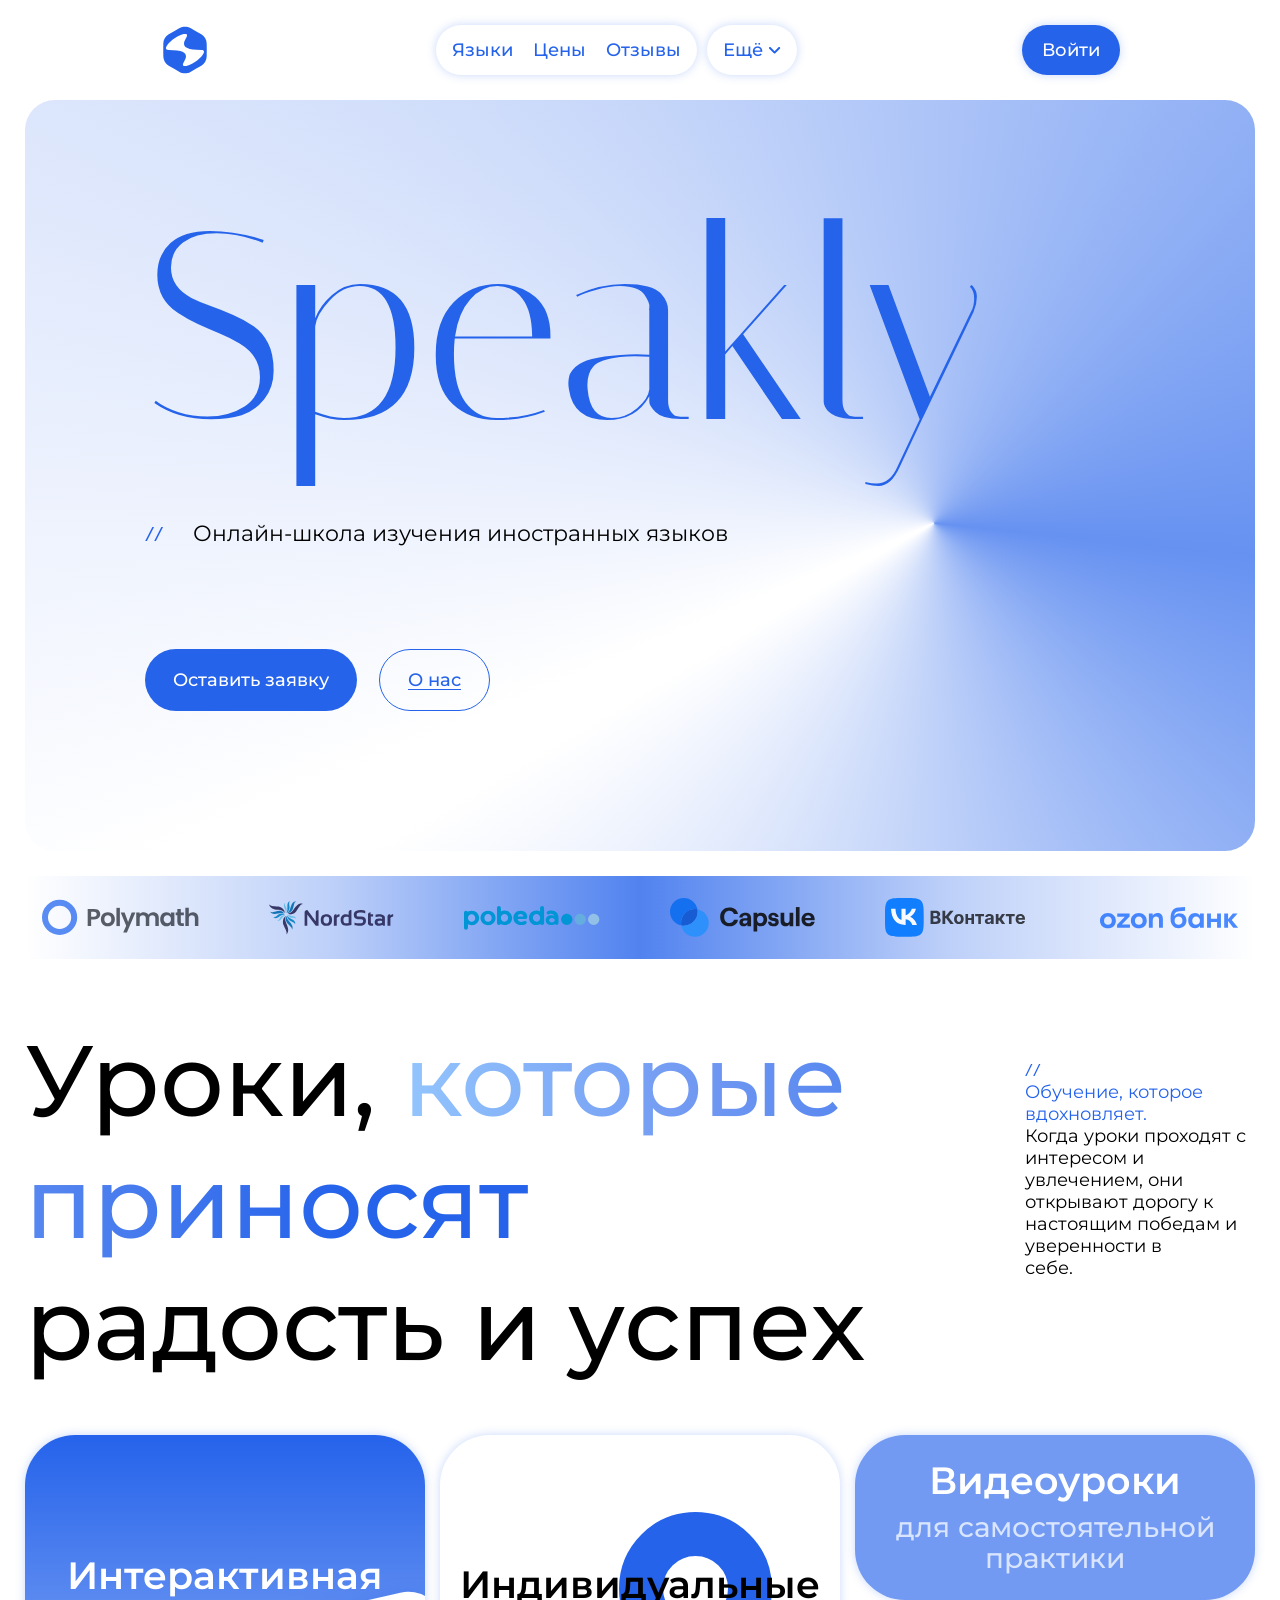
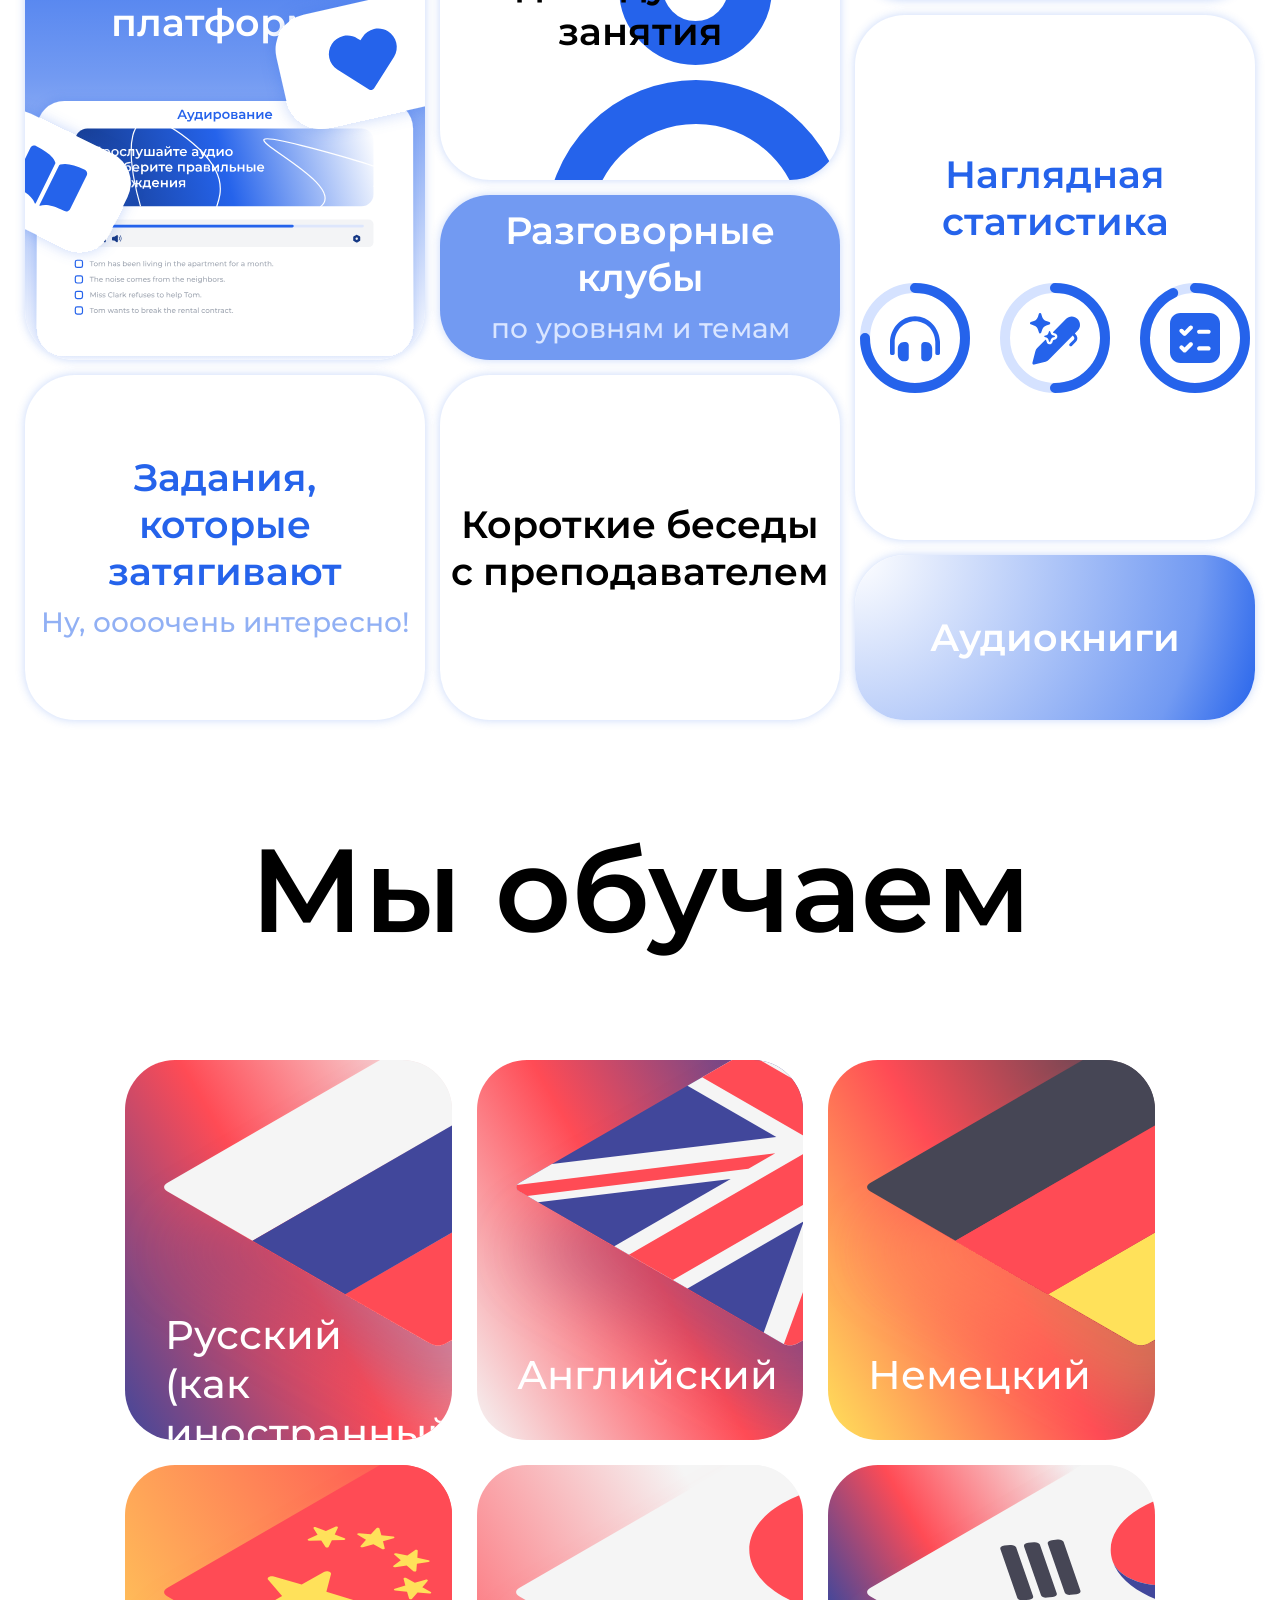
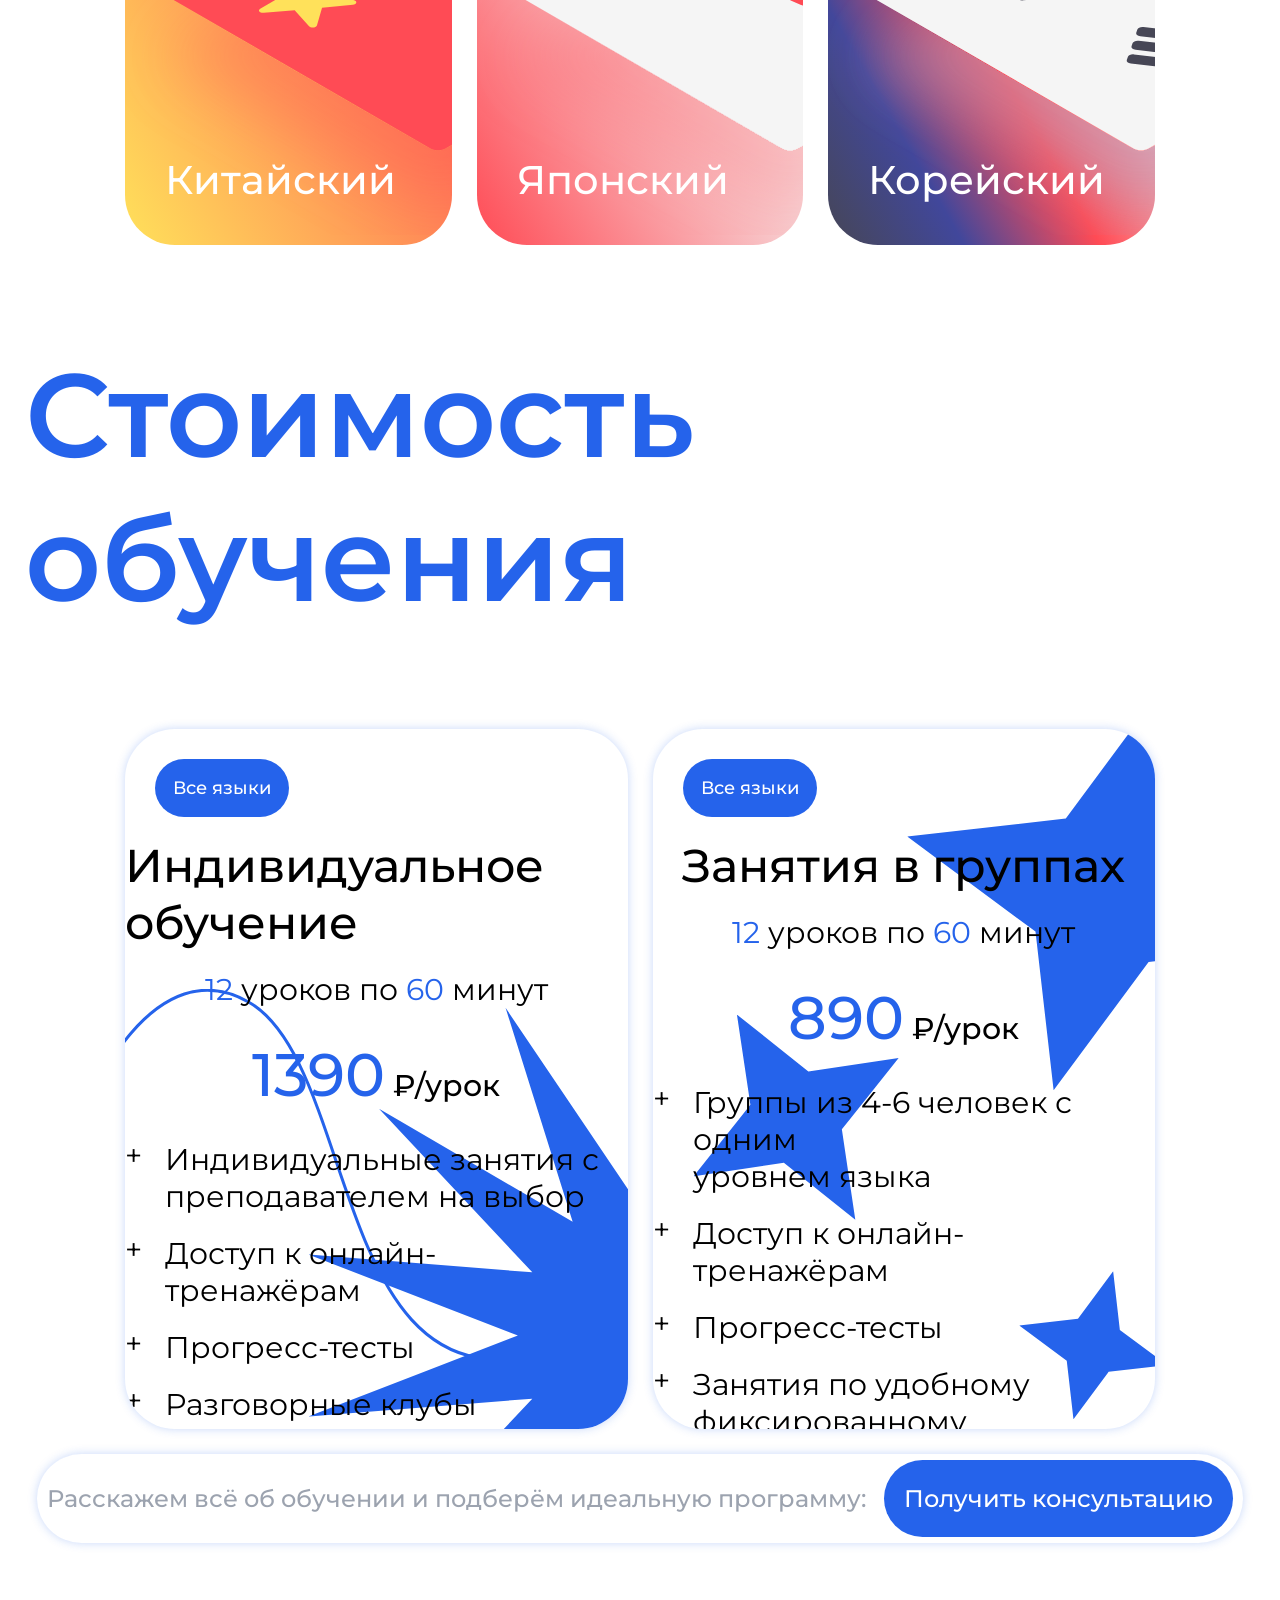
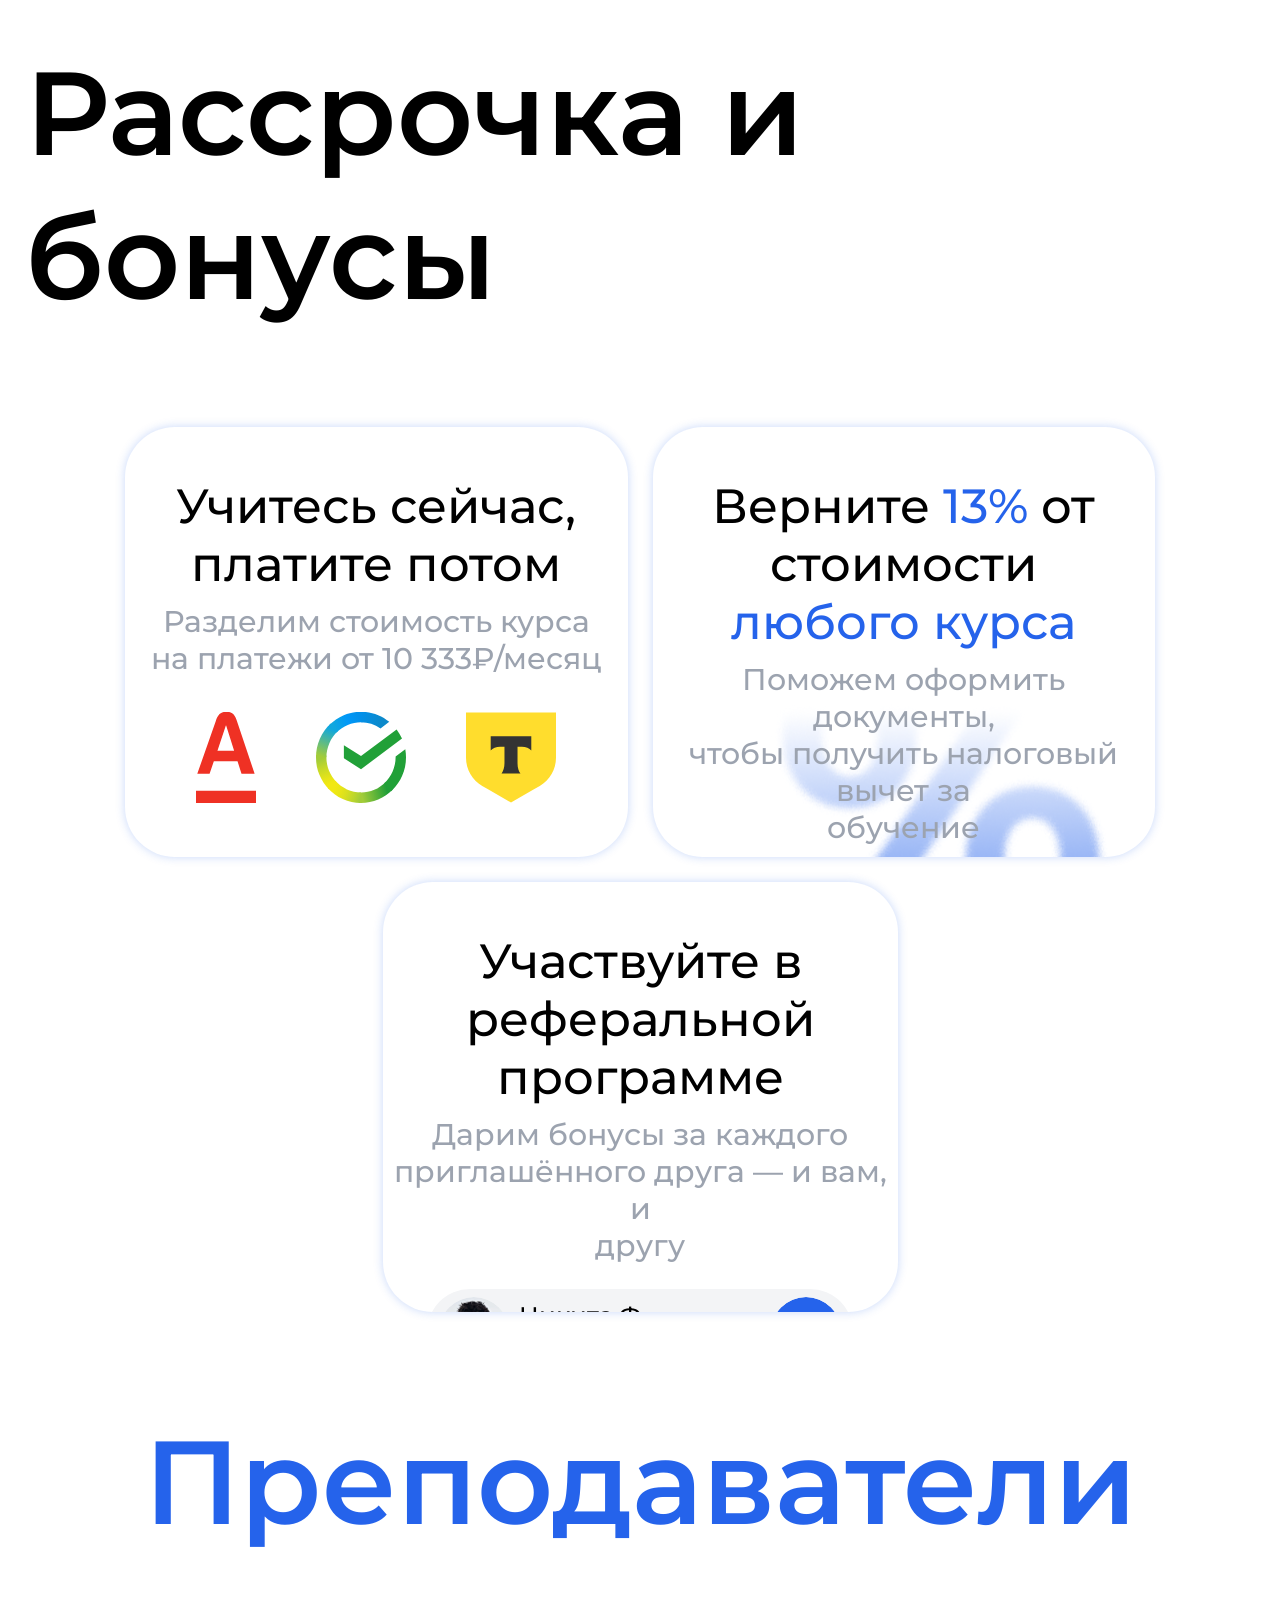
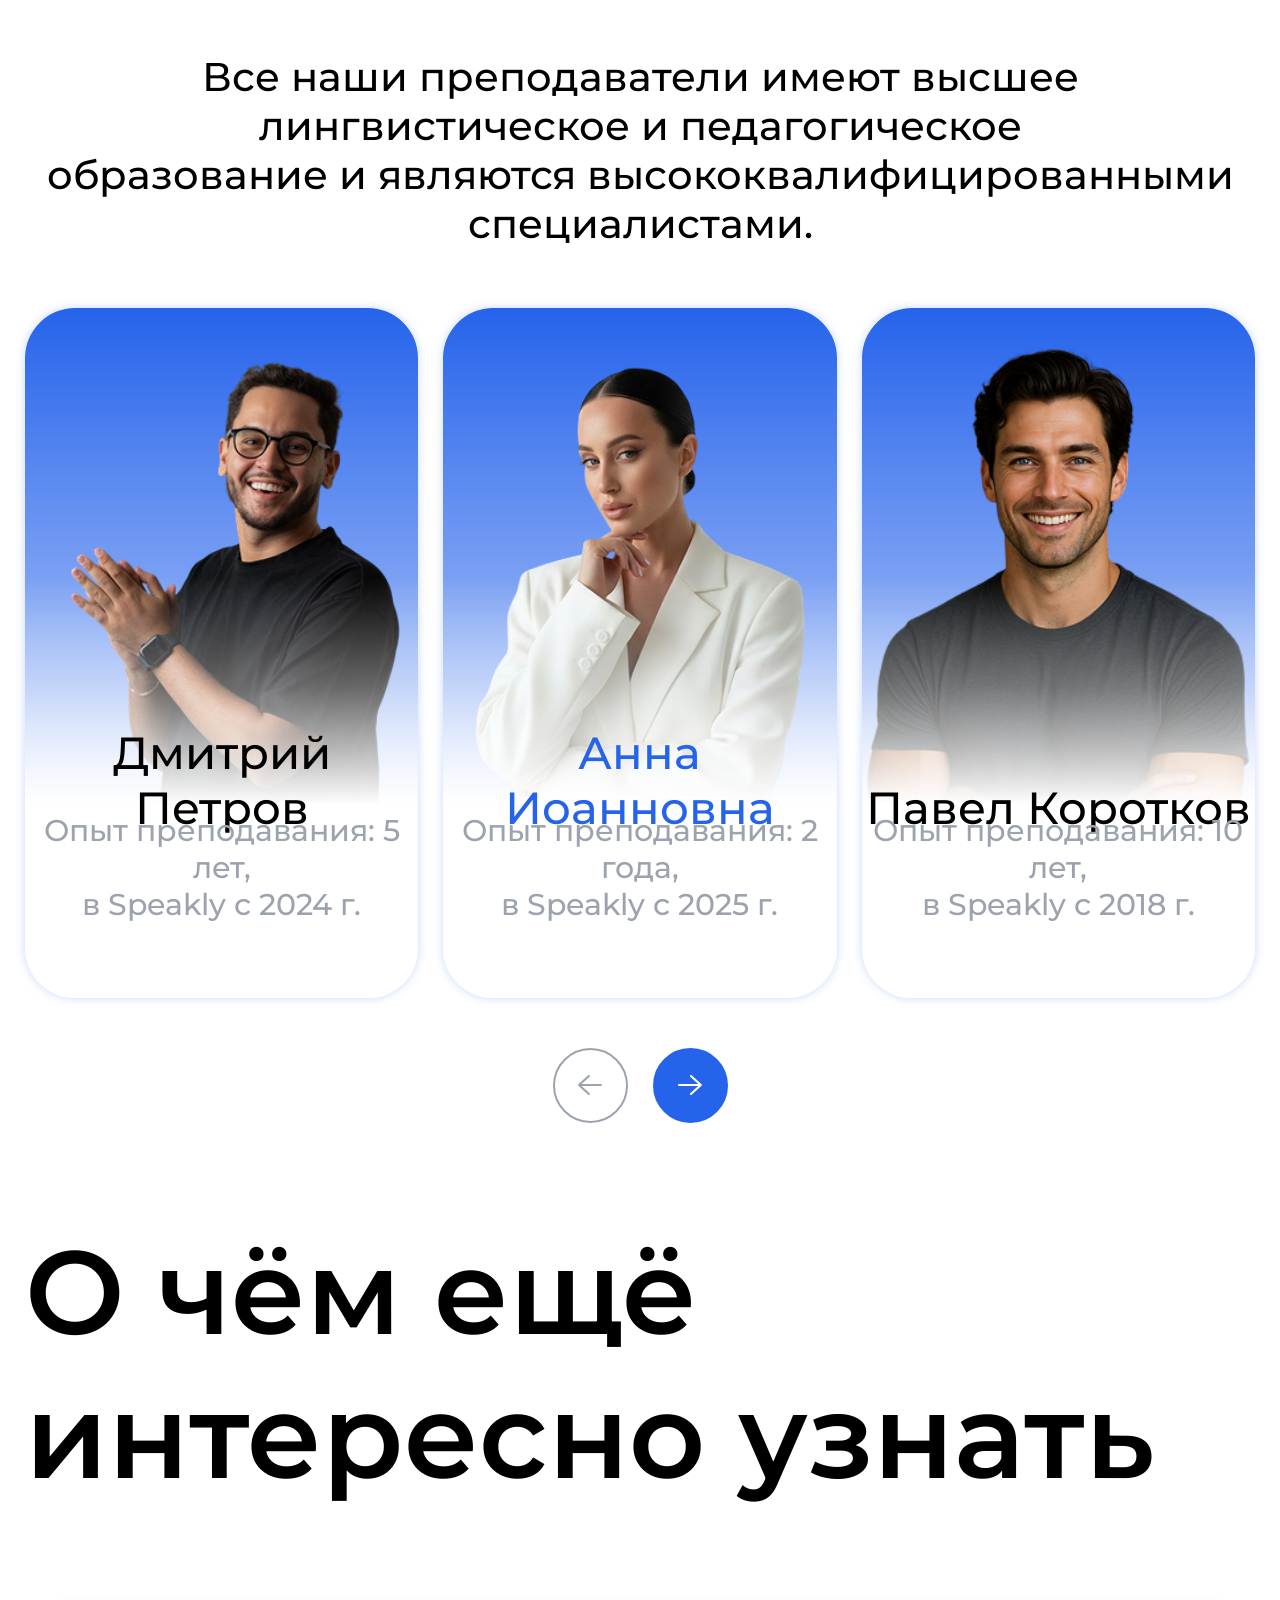
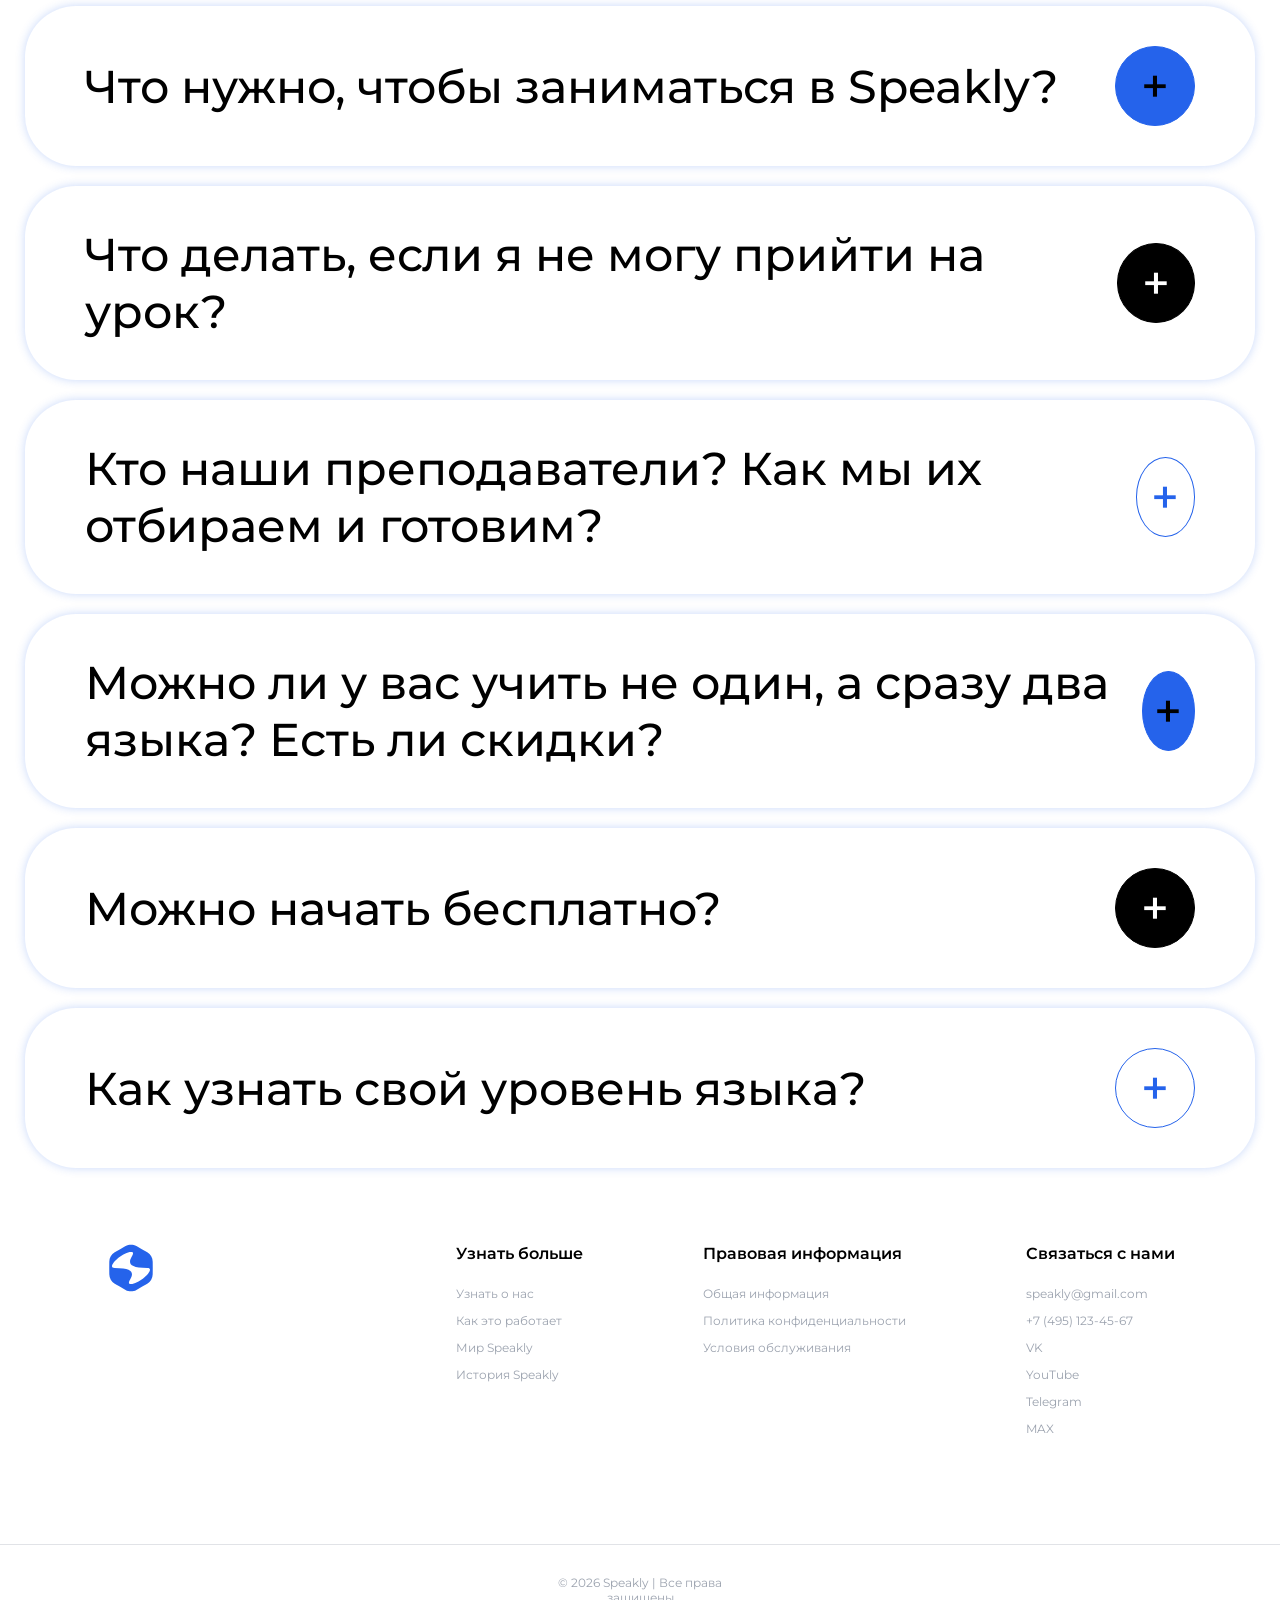
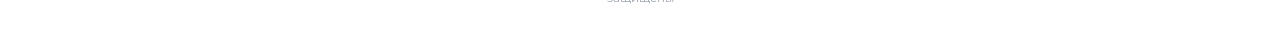
<file: index.html>
<!DOCTYPE html>
<html lang="ru">
<head>
    <meta charset="UTF-8">
    <meta name="viewport" content="width=device-width, initial-scale=1.0">
    <title>Speakly</title>

    <!-- Preconnect для шрифтов -->
    <link rel="preconnect" href="https://fonts.googleapis.com">
    <link rel="preconnect" href="https://fonts.gstatic.com" crossorigin>
    
    <!-- Шрифты -->
    <link href="https://fonts.googleapis.com/css2?family=Montserrat:ital,wght@0,100..900;1,100..900&display=swap" rel="stylesheet">
    <link href="https://fonts.googleapis.com/css2?family=Italiana&display=swap" rel="stylesheet">
    <link href="https://fonts.googleapis.com/css2?family=Play:wght@400;700&display=swap" rel="stylesheet">

    <!-- Стили -->
    <link rel="stylesheet" href="css/styles.css">
    <link rel="stylesheet" href="css/header.css">
    <link rel="stylesheet" href="css/main.css">
    <link rel="stylesheet" href="css/footer.css">

    <link rel="stylesheet" href="css/sections/hero.css">
    <link rel="stylesheet" href="css/sections/info.css">
    <link rel="stylesheet" href="css/sections/study.css">
    <link rel="stylesheet" href="css/sections/price.css">
    <link rel="stylesheet" href="css/sections/questions.css">
    <link rel="stylesheet" href="css/sections/bonus.css">
    <link rel="stylesheet" href="css/sections/teachers.css">

    <!-- Фавиконка -->
    <link rel="icon" type="image/svg+xml" href="images/favicon.svg">
</head>
<body>
    <header class="header">
        <div class="header-container">
            <a href="speakly.html" class="header-logo" title="На главную">
                <img src="images/logo.svg" alt="Speakly" class="header-logo-svg">
            </a>

            <nav class="header-navigation">
                <ul class="header-menu">
                    <li class="header-menu-item"><a href="#languages" class="header-link">Языки</a></li>
                    <li class="header-menu-item"><a href="#price" class="header-link">Цены</a></li>
                    <li class="header-menu-item"><a href="#feedback" class="header-link">Отзывы</a></li>
                </ul>

                <ul class="header-menu-more">
                    <li class="header-menu-item header-menu-item--dropdown">
                        <a href="#more" class="header-link dropdown-toggle">
                            Ещё
                            <img src="images/more.svg" alt="" class="dropdown-arrow">
                        </a>

                        <ul class="dropdown-menu"><!-- пункты выпадающего меню --></ul>
                    </li>
                </ul>
            </nav>

            <div class="header-auth">
                <a href="#login" class="header-login-link">Войти</a>
            </div>
        </div>
    </header>

    <main class="main">
        <section class="hero">
            <div class="hero-content">
                <h1 class="hero-title">Speakly</h1>

                <p class="hero-subtitle">
                    <span class="hero-span-text">//</span>
                    Онлайн-школа изучения иностранных языков
                </p>

                <div class="hero-buttons">
                    <button class="button button-request">Оставить заявку</button>
                    <a href="#about" class="button button-about">О нас</a>
                </div>
            </div>
            
            <div class="partners">
                <img src="images/partners/polymath.svg" alt="Polymath" loading="lazy">
                <img src="images/partners/nordstar.svg" alt="NordStar" loading="lazy">
                <img src="images/partners/pobeda.svg" alt="Pobeda" loading="lazy">
                <img src="images/partners/capsule.svg" alt="Capsule" loading="lazy">
                <img src="images/partners/vk.svg" alt="VK" loading="lazy">
                <img src="images/partners/ozon.svg" alt="Ozon Банк" loading="lazy">                    
            </div>
        </section>

        <section class="info">
            <div class="info-content">
                <p class="info-title">
                    Уроки,
                    <span class="info-title-span-text">которые приносят</span><br> 
                    радость и успех
                </p>

                <p class="info-subtitle">
                    <span class="info-subtitle-span-text-1">//</span><br>
                    <span class="info-subtitle-span-text-2">Обучение, которое вдохновляет.</span><br>
                    Когда уроки проходят с интересом и<br>
                    увлечением, они открывают дорогу к<br>
                    настоящим победам и уверенности в<br>
                    себе.
                </p>
            </div>

            <div class="info-grid">
                <div class="info-card info-card-1">
                    <p>
                        Интерактивная<br>
                        платформа
                    </p>
                    <img src="images/cards/listening.svg" alt="Аудирование" class="bg-img-1">
                    <img src="images/cards/book.svg" alt="Книга" class="overlay-img-1">
                    <img src="images/cards/like.svg" alt="Лайк" class="overlay-img-2">
                </div>

                <div class="info-card info-card-2">
                    <p>
                        Индивидуальные<br>
                        занятия
                    </p>
                    <img src="images/cards/people.svg" alt="Человек" class="bg-img-2">
                </div>

                <div class="info-card info-card-3">
                    <p>
                        Видеоуроки<br>
                        <span class="info-card-span-text-1">
                            для самостоятельной<br>
                            практики
                        </span>
                    </p>
                    
                </div>

                <div class="info-card info-card-4">
                    <p>
                        Разговорные клубы<br>
                        <span class="info-card-span-text-1">по уровням и темам</span>
                    </p>
                </div>

                <div class="info-card info-card-5">
                    <p>Наглядная статистика</p>
                    <div class="img-row">
                        <img src="images/cards/headphones.svg" alt="Наушники">
                        <img src="images/cards/pen.svg" alt="Ручка">
                        <img src="images/cards/tasks.svg" alt="Задания">
                    </div>
                    
                </div>

                <div class="info-card info-card-6">
                    <p>
                        Задания,<br>
                        которые затягивают<br>
                        <span class="info-card-span-text-2">Ну, оооочень интересно!</span>
                    </p>
                </div>

                <div class="info-card info-card-7">
                    <p>
                        Короткие беседы<br>
                        с преподавателем</p>
                </div>

                <div class="info-card info-card-8">
                    <p>Аудиокниги</p>
                </div>
            </div>
        </section>

        <section class="study">
            <h1 class="title">Мы обучаем</h1>
                <div class="study-grid">
                    <div class="study-card russian">
                        <img src="images/study/russian.svg" alt="Флаг России" class="flag">
                        <p class="text-ru">
                            Русский<br>
                            (как иностранный)
                        </p>
                    </div>

                    <div class="study-card great-britain">
                        <img src="images/study/great-britain.svg" alt="Флаг Великобритании" class="flag">
                        <p class="text-other">Английский</p>
                    </div>

                    <div class="study-card germany">
                        <img src="images/study/germany.svg" alt="Флаг Германии" class="flag">
                        <p class="text-other">Немецкий</p>
                    </div>

                    <div class="study-card china">
                        <img src="images/study/china.svg" alt="Флаг Китай" class="flag">
                        <p class="text-other">Китайский</p>
                    </div>

                    <div class="study-card japan">
                        <img src="images/study/japan.svg" alt="Флаг Японии" class="flag">
                        <p class="text-other">Японский</p>
                    </div>

                    <div class="study-card korean">
                        <img src="images/study/korean.svg" alt="Флаг Кореи" class="flag">
                        <p class="text-other">Корейский</p>
                    </div>
                </div>
        </section>

        <section class="price">
            <h1 class="title-blue">Стоимость обучения</h1>

            <div class="price-grid">
                <div class="price-card">
                    
                    <div class="badge">
                        <p>Все языки</p>
                    </div>

                    <div class="price-info">
                        <h2 class="service-name">Индивидуальное обучение</h2>

                        <p class="description-price">
                            <span class="blue-text">12</span>
                            уроков по 
                            <span class="blue-text">60</span>
                            минут
                        </p>

                        <p class="price-value">
                            <span class="blue-text-big">1390</span> ₽/урок
                        </p>
                    </div>

                    <ul class="description">
                        <li>Индивидуальные занятия с<br>преподавателем на выбор</li>
                        <li>Доступ к онлайн-тренажёрам</li>
                        <li>Прогресс-тесты</li>
                        <li>Разговорные клубы</li>
                        <li>Гибкий график</li>
                    </ul>

                    <img src="images/price/line.svg" alt="Линия" class="price-img price-img-1">
                    <img src="images/price/star-1.svg" alt="Звезда" class="price-img price-img-2">

                </div>

                <div class="price-card">
                    
                    <div class="badge">
                        <p>Все языки</p>
                    </div>

                    <div class="price-info">
                        <h2 class="service-name">Занятия в группах</h2>

                        <p class="description-price">
                            <span class="blue-text">12</span>
                            уроков по 
                            <span class="blue-text">60</span>
                            минут
                        </p>

                        <p class="price-value">
                            <span class="blue-text-big">890</span> ₽/урок
                        </p>
                    </div>

                    <ul class="description">
                        <li>Группы из 4-6 человек с одним<br>уровнем языка</li>
                        <li>Доступ к онлайн-тренажёрам</li>
                        <li>Прогресс-тесты</li>
                        <li>Занятия по удобному<br>фиксированному расписанию</li>
                    </ul>

                    <img src="images/price/star-2.svg" alt="Звезда" class="price-img price-img-3">
                    <img src="images/price/star-3.svg" alt="Звезда" class="price-img price-img-4">
                    <img src="images/price/star-4.svg" alt="Звезда" class="price-img price-img-5">

                </div>
            </div>

            <div class="consultation">
                <p class="consultation-link">Расскажем всё об обучении и подберём идеальную программу:</p>
                <button class="consultation-button">Получить консультацию</button>
            </div>
        </section>

        <section class="bonus">
            <h1 class="title">Рассрочка и бонусы</h1>

            <div class="bonus-grid">
                <div class="bonus-card">
                    <div class="bonus-info">
                        <h2 class="bonus-name">Учитесь сейчас,<br>платите потом</h2>

                        <p class="description-bonus">
                            Разделим стоимость курса<br>на платежи от 10 333₽/месяц
                        </p>

                        <div class="bonus-image-1">
                            <img src="images/bonus/Alpha.svg" alt="Альфа-Банк">
                            <img src="images/bonus/Sber.svg" alt="Сбер">
                            <img src="images/bonus/TBank.svg" alt="Т-Банк">
                        </div>
                    </div>
                </div>

                <div class="bonus-card">
                    <div class="bonus-info">
                        <h2 class="bonus-name">Верните <span class="blue-text">13%</span> от стоимости<br><span class="blue-text">любого курса</span></h2>

                        <p class="description-bonus">
                            Поможем оформить документы,<br>чтобы получить налоговый вычет за<br>обучение
                        </p>
                    </div>

                    <div class="bonus-image-2">
                        <img src="images/bonus/percent.svg" alt="Процент">
                    </div> 
                </div>

                <div class="bonus-card">
                    <div class="bonus-info">
                        <h2 class="bonus-name">Участвуйте в реферальной<br>программе</h2>

                        <p class="description-bonus">
                            Дарим бонусы за каждого<br>приглашённого друга — и вам, и<br>другу
                        </p>
                    </div>
                    
                    <div class="student-badge">
                        <img src="images/bonus/avatar.svg" alt="Аватар" class="avatar">

                        <div class="student">
                            <p class="name">Никита Ф.</p>
                            <p class="notification">Теперь учится в Speakly</p>
                        </div>

                        <img src="images/bonus/gift.svg" alt="Подарок" class="gift">
                    </div>
                </div>
        </section>

        <section class="teachers">
            <h1 class="title-blue">Преподаватели</h1>
            <h2 class="teacher-description">
                Все наши преподаватели имеют высшее лингвистическое и педагогическое<br>
                образование и являются высококвалифицированными специалистами.
            </h2>

            <div class="teachers-grid">
                <div class="teachers-card">
                    <div class="teachers-image">
                        <img src="images/teachers/teacher-1.png" alt="Преподаватель" class="teacher-1">
                    </div>

                    <div class="teachers-overlay"></div>

                    <h2 class="teachers-name">Дмитрий Петров</h2>

                    <p class="teachers-work">
                        Опыт преподавания: 5 лет,<br>
                        в Speakly с 2024 г.
                    </p>
                </div>

                <div class="teachers-card">
                    <div class="teachers-image">
                        <img src="images/teachers/teacher-2.png" alt="Преподаватель">
                    </div>

                    <div class="teachers-overlay"></div>

                    <h2 class="teachers-name"><span class="blue-text">Анна Иоанновна</span></h2>

                    <p class="teachers-work">
                        Опыт преподавания: 2 года,<br>
                        в Speakly с 2025 г.
                    </p>
                </div>

                <div class="teachers-card">
                    <div class="teachers-image">
                        <img src="images/teachers/teacher-3.png" alt="Преподаватель" class="teacher-3">
                    </div>

                    <div class="teachers-overlay"></div>

                    <h2 class="teachers-name">Павел Коротков</h2>

                    <p class="teachers-work">
                        Опыт преподавания: 10 лет,<br>
                        в Speakly с 2018 г.
                    </p>
                </div>
            </div>

            <div class="arrows-container">
                <div class="arrow-circle-left">
                    <img src="images/teachers/left.svg" alt="Влево">
                </div>
                <div class="arrow-circle-right">
                    <img src="images/teachers/right.svg" alt="Вправо">
                </div>
            </div>
        </section>

        <section class="questions">
            <h1 class="title">О чём ещё интересно узнать</h1>

            <div class="questions-container">
                <div class="questions-item">
                    <button class="questions-question">
                        <span>Что нужно, чтобы заниматься в Speakly?</span>
                        <span class="questions-icon questions-icon-blue">+</span>
                    </button>
                </div>

                <div class="questions-item">
                    <button class="questions-question">
                        <span>Что делать, если я не могу прийти на урок?</span>
                        <span class="questions-icon questions-icon-dark">+</span>
                    </button>
                </div>

                <div class="questions-item">
                    <button class="questions-question">
                        <span>Кто наши преподаватели? Как мы их отбираем и готовим?</span>
                        <span class="questions-icon questions-icon-transparent">+</span>
                    </button>
                </div>

                <div class="questions-item">
                    <button class="questions-question">
                        <span>Можно ли у вас учить не один, а сразу два языка? Есть ли скидки?</span>
                        <span class="questions-icon questions-icon-blue">+</span>
                    </button>
                </div>

                <div class="questions-item">
                    <button class="questions-question">
                        <span>Можно начать бесплатно?</span>
                        <span class="questions-icon questions-icon-dark">+</span>
                    </button>
                </div>

                <div class="questions-item">
                    <button class="questions-question">
                        <span>Как узнать свой уровень языка?</span>
                        <span class="questions-icon questions-icon-transparent">+</span>
                    </button>
                </div>
            </div>
        </section>
    </main>

    <footer class="footer">
        <div class="footer-container">
            <a href="speakly.html" class="footer-logo">
                <img src="images/logo.svg" alt="Speakly" class="footer-logo-svg">
            </a>

            <nav class="footer-links">
                <div class="footer-column">
                    <p class="footer-title">Узнать больше</p>
                    <ul class="footer-menu">
                        <li class="footer-menu-item">
                            <a href="#about">Узнать о нас</a>
                        </li>

                        <li class="footer-menu-item">
                            <a href="#how-it-works">Как это работает</a>
                        </li>

                        <li class="footer-menu-item">
                            <a href="#world">Мир Speakly</a>
                        </li>

                        <li class="footer-menu-item">
                            <a href="#history">История Speakly</a>
                        </li>
                    </ul>
                </div>

                <div class="footer-column">
                    <p class="footer-title">Правовая информация</p>
                    <ul class="footer-menu">
                        <li class="footer-menu-item">
                            <a href="#info">Общая информация</a>
                        </li>

                        <li class="footer-menu-item">
                            <a href="#privacy">Политика конфиденциальности</a>
                        </li>

                        <li class="footer-menu-item">
                            <a href="#terms">Условия обслуживания</a>
                        </li>
                    </ul>
                </div>

                <div class="footer-column">
                    <p class="footer-title">Связаться с нами</p>
                    <ul class="footer-menu">
                        <li class="footer-menu-item">
                            <a href="mailto:speakly@gmail.com">speakly@gmail.com</a>
                        </li>

                        <li class="footer-menu-item">
                            <a href="tel:+74951234567">+7 (495) 123-45-67</a>
                        </li>

                        <li class="footer-menu-item">
                            <a href="#vk" target="_blank" rel="noopener">VK</a>
                        </li>

                        <li class="footer-menu-item">
                            <a href="#yt" target="_blank" rel="noopener">YouTube</a>
                        </li>

                        <li class="footer-menu-item">
                            <a href="#tg" target="_blank" rel="noopener">Telegram</a>
                        </li>

                        <li class="footer-menu-item">
                            <a href="#max" target="_blank" rel="noopener">MAX</a>
                        </li>
                    </ul>
                </div>
            </nav>
        </div>

        <div class="footer-divider"></div>

        <div class="footer-bottom">
            <small class="copyright">© 2026 Speakly | Все права <br> защищены</small>
        </div>
    </footer>
</body>
</html>
</file>
<file: css/styles.css>
*,
*::before,
*::after {
    box-sizing: border-box;
}

body {
    font-family: 'Montserrat', sans-serif;
    margin: 0;
}

ul {
    list-style: none;
    padding-left: 0;
    margin: 0;
}

a {
    text-decoration: none;
    color: inherit;
}

img {
    max-width: 100%;
    display: block;
}

:root {
    --font-weight-regular: 400;
    --font-weight-medium: 500;
    --font-weight-semibold: 600;
    --font-weight-bold: 700;

    --text-white: #FFFFFF;
    --text-blue: #2563EB;
    --text-dark: #000000;
    --text-secondary-gray: #9CA3AF;
    --text-secondary-blue: #D9E5FF;

    --background-blue: #2563EB;
    --background-dark: #000000;
    --background-blue-light: #729AF2;
    --background-gray: #F3F4F6;
    --background-white: #FFFFFF;
    --background-secondary-gray: #9CA3AF;

    --shadow-blue: 0 0 10px rgba(37, 99, 235, 0.25);
}
</file>
<file: css/header.css>
.header {
    font-weight: var(--font-weight-medium);
    font-size: 18px;
    height: 50px;
    margin: 25px 0;
}

.header-container {
    display: flex; /* включает Flexbox для расположения дочерних элементов в строку */
    justify-content: space-between; /* распределяет пространство между элементами:
                                      первый элемент прижимается влево,
                                      последний - вправо,
                                      остальные равномерно располагаются между ними */
    align-items: center;   /* центрируем текст по вертикали */
    height: 100%;           /* занимает всю высоту родителя (header) */
}

.header-logo {
    margin-left: 160px;
}

.header-navigation {
    display: flex;
    justify-content: center;
    align-items: center;
    gap: 10px;
}

.header-menu,
.header-menu-more {
    display: flex;
    padding: 14px 16px;
    margin: 0;
    gap: 20px;
    border-radius: 25px;
    box-shadow: var(--shadow-blue);
}

.header-link {
    color: var(--text-blue);
}

.dropdown-toggle {
    display: flex;
    align-items: center;
    gap: 6px;
}

.header-auth {
    display: flex;
    align-items: center;
}

.header-login-link {
    display: flex;
    padding: 14px 20px;
    margin-right: 160px;
    border-radius: 25px;
    box-shadow: var(--shadow-blue);
    color: var(--text-white);
    background-color: var(--background-blue);
}
</file>
<file: css/main.css>
.main {
    width: 100%;
    padding: 0px 25px;
}

section {
    margin-bottom: 60px;
}

.title {
    display: flex;
    justify-content: center;
    align-items: center;

    font-size: 118px;
    font-weight: var(--font-weight-semibold);

    /* margin-bottom: 50px; */
}

.title-blue {
    display: flex;
    justify-content: center;
    align-items: center;

    font-size: 118px;
    color: var(--text-blue);
    font-weight: var(--font-weight-semibold);

    /* margin-bottom: 50px; */
}
</file>
<file: css/footer.css>
.footer-container {
    display: flex;
    justify-content: center;
    gap: 300px;
    max-width: 1300px;
    margin: 0 auto;
}

.footer-logo {
    margin-top: 15px;
}

.footer-links {
    display: flex;
    gap: 120px;
}

.footer-title {
    margin-bottom: 20px;
    font-size: 16px;
    font-weight: var(--font-weight-semibold);
}

.footer-menu {
    display: flex;
    flex-direction: column;
    gap: 8px;
    padding-left: 0;
    margin: 0;
}

.footer-menu a {
    font-size: 12px;
    font-weight: var(--font-weight-regular);
    color: var(--text-secondary-gray);
}

.footer-divider {
    height: 1px;
    background-color: var(--text-secondary-gray);
    max-width: 1300px;
    opacity: 0.3;
    margin: 107px auto 30px auto;
}

.footer-bottom {
    display: flex;
    justify-content: center;
    text-align: center;
    padding-bottom: 30px;
}

.copyright {
    font-size: 12px;
    font-weight: var(--font-weight-regular);
    color: var(--text-secondary-gray);
}
</file>
<file: css/sections/hero.css>
.hero-content {
    background: conic-gradient(
        from 208.7deg at 73.9% 56.34%,
        rgba(37, 99, 235, 0.7) -112.82deg,
        rgba(255, 255, 255, 0.7) 31.22deg,
        #ffffff 38.07deg,
        rgba(37, 99, 235, 0.7) 247.18deg,
        rgba(255, 255, 255, 0.7) 391.22deg
  );
    border-radius: 30px;
    padding: 70px 0 0 120px;
}

.hero-title {
    font-family: 'Italiana', sans-serif;
    font-weight: var(--font-weight-regular);
    font-size: 268px;
    color: var(--text-blue);
    margin: 0;
}

.hero-subtitle {
    padding-top: 12px;
    font-weight: var(--font-weight-regular);
    font-size: 22px;
}

.hero-span-text {
    font-family: 'Play', sans-serif;
    margin-right: 24px;
    font-weight: var(--font-weight-regular);
    font-size: 22px;
    color: var(--text-blue);
}

.hero-buttons {
    display: flex;
    padding: 80px 0 140px;
    gap: 22px;
}

.button {
    font-family: 'Montserrat', sans-serif;
    font-weight: var(--font-weight-medium);
    font-size: 18px;
    padding: 19px 28px;
    border-radius: 33px;
}

.button-request {
    background: var(--background-blue);
    color: var(--text-white);
    border: none;
    cursor: pointer;
}

.button-about {
    background: transparent;
    color: var(--text-blue);
    border: 1px solid;
    text-decoration: underline;
    text-underline-offset: 3px;
}

.partners {
    display: flex;
    /* justify-content: space-evenly; */
    justify-content: center;
    align-items: center;
    gap: 70px;
    
    margin-top: 25px;
    padding: 22px;

    background: linear-gradient(
    90deg,
    rgba(37,99,235,0) 0%,
    rgba(37,99,235,0.3) 25%,
    rgba(37,99,235,0.8) 50%,
    rgba(37,99,235,0.3) 75%,
    rgba(37,99,235,0) 100%
    );  
}
</file>
<file: css/sections/info.css>
.info-content {
    display: flex;
    justify-content: space-between;
    align-items: flex-start;
    gap: 122px;
    margin-bottom: 50px;
}

.info-title {
    font-size: 100px;
    font-weight: var(--font-weight-medium);
    margin: 0;
}

.info-title-span-text {
    background: linear-gradient(
        90deg, 
        #93C5FD 0%,
        #729AF2 30%,
        #2563EB 80%
        );
    -webkit-background-clip: text;
    -webkit-text-fill-color: transparent;
    background-clip: text;
    color: transparent;
}

.info-subtitle {
    font-size: 18px;
    font-weight: var(--font-weight-regular);
    margin-top: 40px;
}

.info-subtitle-span-text-1 {
    font-family: 'Play', sans-serif;
    color: var(--text-blue);
}

.info-subtitle-span-text-2 {
    color: var(--text-blue);
}

.info-grid {
    display: grid;
    grid-template-columns: repeat(3, 1fr);
    grid-auto-rows: 165px;
    gap: 15px;
}

.info-card {
    border-radius: 50px;
    box-shadow: var(--shadow-blue);

    display: flex;
    flex-direction: column;
    justify-content: center;
    align-items: center;
    text-align: center;

    font-size: 38px;
    font-weight: var(--font-weight-semibold);
}

.info-card-1 {
    grid-column: 1;
    grid-row: span 3;
    overflow: hidden;
    position: relative;

    background: linear-gradient(
        180deg,
        #2563EB 0%,
        #729AF2 46%,
        #FFFFFF 100%
    );
    color: var(--text-white);
}

.info-card-1 p {
    margin-top: 120px;
}

.bg-img-1 {
    width: 550px;
    height: auto;
    object-fit: cover;
    position: relative;
    top: 1%;
}

.overlay-img-1 {
    position: absolute;
    width: 230px;
    height: auto;
    top: 66%; /* регулируем расположение */
    left: 6%; /* регулируем расположение */
    transform: translate(-50%, -50%);
}

.overlay-img-2 {
    position: absolute;
    width: 210px;
    height: auto;
    top: 43%; /* регулируем расположение */
    left: 85%;/* регулируем расположение */
    transform: translate(-50%, -50%);
}

.info-card-2 {
    grid-column: 2;
    grid-row: span 2;
    overflow: hidden;
    position: relative;

    color: var(--text-dark);
}

.bg-img-2 {
    position: absolute;
    width: 75%;
    height: auto;
    top: 90%;
    left: 64%;
    transform: translate(-50%, -50%);
    z-index: 1;
}

.info-card-2 p {
    position: relative;
    z-index: 2;
}

.info-card-3 {
    grid-column: 3;
    grid-row: span 1;

    background: var(--background-blue-light);
    color: var(--text-white);
}

.info-card-4 {
    grid-column: 2;
    grid-row: span 1;

    background: var(--background-blue-light);
    color: var(--text-white);
}

.info-card-5 {
    grid-column: 3;
    grid-row: 2 / 5;

    color: var(--text-blue);
}

.img-row {
    display: flex;
    justify-content: center;
    align-items: center;
    flex-direction: row;
    gap: 30px;
    padding-bottom: 50px;
}

.img-row img {
    width: 110px;
    height: auto;
}

.info-card-6 {
    grid-column: 1;
    grid-row: span 2;

    color: var(--text-blue);
}

.info-card-7 {
    grid-column: 2;
    grid-row: span 2;

    color: var(--text-dark);
}

.info-card-8 {
    grid-column: 3;
    grid-row: span 1;

    background: radial-gradient(
        circle at top left,
        #ffffff 0%,
        #B9CDF9 40%,
        #729AF2 80%,
        #2563EB 100%
    );
    color: var(--text-white);
}

.info-card-span-text-1 {
    font-size: 28px;
    padding-top: 8px;
    line-height: 1.1;
    display: inline-block;

    font-weight: var(--font-weight-medium);
    color: var(--text-secondary-blue);
}

.info-card-span-text-2 {
    font-size: 28px;
    font-weight: var(--font-weight-medium);
    color: var(--text-blue);
    opacity: 0.5;
}
</file>
<file: css/sections/study.css>
.study-grid {
    padding: 0 100px;

    display: grid;
    grid-template-columns: repeat(3, 1fr);
    grid-auto-rows: 380px;
    gap: 25px;
}

.study-card {
    border-radius: 50px;

    display: flex;
    align-items: flex-start;
    
    font-size: 40px;
    color: var(--text-white);
    font-weight: var(--font-weight-medium);

    overflow: hidden;
    position: relative;
}

.text-ru, .text-other {
    /* position: absolute; */
    color: var(--text-white);
    font-weight: var(--font-weight-medium);
        
    z-index: 2;
}

.text-ru {
    margin-top: 250px;
    margin-left: 40px;
}

.text-other {
    margin-top: 290px;
    margin-left: 40px;
}

.flag {
    position: absolute;
    top: 12%;
    left: 22%;
    z-index: 1;

    transform: scale(1.6);
}

.russian {
    background: linear-gradient(
        240.15deg,
        #F5F5F5 0%,
        #FF4B55 50%,
        #41479B 100%
    );
}

.great-britain {
    background: linear-gradient(
        240.15deg, 
        #41479B 0%, 
        #FF4B55 50%, 
        #F5F5F5 100%
    );
}

.germany {
    background: linear-gradient(
        240.15deg, 
        #464655 0%, 
        #FF4B55 50%, 
        #FFE15A 100%
    );
}

.china {
    background: linear-gradient(
        240.15deg, 
        #FF4B55 0%, 
        #FFE15A 100%
    );
}

.japan {
    background: linear-gradient(
        240.15deg, 
        #F5F5F5 22.6%, 
        #FF4B55 100%
    );
}

.korean {
    background: linear-gradient(
        240.15deg, 
        #F5F5F5 15%, 
        #FF4B55 50%, 
        #41479B 75%, 
        #464655 100%
    );
}
</file>
<file: css/sections/price.css>
.price-grid {
    padding: 0 100px;

    display: grid;
    grid-template-columns: repeat(2, 1fr);
    grid-auto-rows: 700px;
    gap: 25px;
}

.price-card {
    position: relative;
    overflow: hidden;

    display: flex;
    flex-direction: column;
    justify-content: flex-start;
    align-items: center;

    border-radius: 50px;
    box-shadow: var(--shadow-blue);
}

.badge {
    position: absolute;
    top: 30px;
    left: 30px;

    font-size: 18px;
    font-weight: var(--font-weight-medium);

    color: var(--text-white);
    background-color: var(--background-blue);
    border-radius: 50px;

    padding: 0px 18px;
}

.price-info {
    display: flex;
    flex-direction: column;
    justify-content: center;
    align-items: center;

    margin-top: 70px;
    position: relative;
    z-index: 2;
}

.service-name {
    font-size: 46px;
    font-weight: var(--font-weight-medium);
    margin-bottom: 20px;
}

.description-price {
    font-size: 30px;
    font-weight: var(--font-weight-regular);
    margin: 0;
}

.blue-text {
    color: var(--text-blue);
}

.price-value {
    font-size: 30px;
    font-weight: var(--font-weight-medium);
}

.blue-text-big {
    font-size: 60px;
    color: var(--text-blue);
}

.description {
    font-size: 30px;
    font-weight: var(--font-weight-regular);
    list-style: none;
    padding-left: 0;
}

.description li {
    position: relative;
    padding-left: 40px;  /* отступ для плюса */
    margin-bottom: 20px; /* расстояние между пунктами */

    position: relative;
    z-index: 2;
}

.description li::before {
    content: "+";
    position: absolute;
    left: 0;
    color: var(--text-dark);
    font-size: 30px;
    font-weight: var(--font-weight-regular);
    line-height: 1;
}

.description li:last-child {
    margin-bottom: 0;
}

.price-img {
    position: absolute;
    z-index: 1;
}

.price-img-1 {
    top: 46%;
    left: 14%;
    transform: scale(1.5);
}

.price-img-2 {
    top: 52%;
    left: 60%;
    transform: scale(1.5);
}

.price-img-3 {
    top: 4%;
    left: 64%;
    transform: scale(1.5);
}

.price-img-4 {
    top: 45%;
    left: 14%;
    transform: scale(1.4);
}

.price-img-5 {
    top: 81%;
    left: 78%;
    transform: scale(1.5);
}

.consultation {
    font-size: 24px;
    font-weight: var(--font-weight-medium);

    margin: 25px auto 0;

    display: flex;
    width: fit-content;
    
    border-radius: 999px;
    padding: 6px 10px;
    gap: 18px;

    background-color: var(--background-white);
    box-shadow: var(--shadow-blue);
}

.consultation-link {
    color: var(--text-secondary-gray);
}

.consultation-button {
    font-size: 24px;
    font-family: 'Montserrat', sans-serif;
    font-weight: var(--font-weight-medium);

    color: var(--text-white);
    background-color: var(--background-blue);

    border-radius: 999px;
    padding: 0 20px;

    border: none;
    cursor: pointer;
}
</file>
<file: css/sections/questions.css>
.questions-container {
    display: flex;
    flex-direction: column;
    gap: 20px;
}

.questions-item {
    background: #FFFFFF;
    border-radius: 51px;
    box-shadow: var(--shadow-blue);
}

.questions-question {
    width: 100%;
    padding: 40px 60px;
    display: flex;
    justify-content: space-between;
    align-items: center;

    background: none;
    border: none;
    cursor: pointer;

    font-family: 'Montserrat', sans-serif;
    font-size: 46px;
    font-weight: var(--font-weight-medium);
    color: var(--text-dark);
    text-align: left;
}

.questions-icon {
    width: 80px;
    height: 80px;
    min-width: 50px;

    display: flex;
    align-items: center;
    justify-content: center;

    border-radius: 50%;
    border: 1px solid var(--background-blue);

    font-size: 48px;
    color: var(--text-blue);

    /* transition: 0.3s; */
}

.questions-icon-blue {
    color: var(--text-dark);
    background-color: var(--background-blue);
}

.questions-icon-dark {
    color: var(--text-white);
    border-color: var(--background-dark);
    background-color: var(--background-dark);
}
</file>
<file: css/sections/bonus.css>
.bonus-grid {
    padding: 0 100px;

    display: grid;
    grid-template-columns: repeat(2, 1fr);
    grid-auto-rows: 430px;
    gap: 25px;
}

.bonus-card {
    position: relative;
    overflow: hidden;

    display: flex-start;
    flex-direction: column;
    justify-content: center;
    align-items: center;
    text-align: center;

    border-radius: 50px;
    box-shadow: var(--shadow-blue);
}

.bonus-card:last-child {
    grid-column: 1 / -1;
    justify-self: center;
    width: 50%;
}

.bonus-info {
    display: flex;
    flex-direction: column;
    justify-content: center;
    align-items: center;

    position: relative;
    z-index: 2;
}

.bonus-name {
    font-size: 48px;
    font-weight: var(--font-weight-medium);
    margin-top: 50px;
    margin-bottom: 10px;
}

.blue-text {
    color: var(--text-blue);
}

.description-bonus {
    font-size: 30px;
    color: var(--text-secondary-gray);
    font-weight: var(--font-weight-medium);
    margin: 0;
}

.bonus-image-1 {
    display: flex;
    flex-direction: row;
    gap: 40px;
    transform: scale(1.5);

    margin-top: 50px;
}

.bonus-image-2 {
    position: absolute;
    z-index: 1;
    
    top: 64%;
    left: 36%;
    transform: scale(1.6);
}

.student-badge {
    margin: 25px auto 0;

    display: flex;
    align-items: flex-start;

    width: max-content;
    padding: 8px 12px;

    border-radius: 999px;
    background-color: var(--background-gray);
}

.avatar {
    width: 70px;
    height: 70px;

    object-fit: cover;
    border-radius: 50%;
}

.student {
    display: flex;
    flex-direction: column;
    align-items: flex-start;
    gap: 2px;
    
    margin-top: 4px;
    margin-left: 10px;
}

.student p {
    margin: 0;
}

.name {
    font-size: 24px;
    color: var(--text-dark);
    font-weight: var(--font-weight-medium);
}

.notification {
    font-size: 18px;
    color: var(--text-secondary-gray);
    font-weight: var(--font-weight-medium);
}

.gift {
    width: 70px;
    height: 70px;

    object-fit: cover;
    border-radius: 50%;

    margin-left: 26px;
}
</file>
<file: css/sections/teachers.css>
.teacher-description {
    display: flex;
    justify-content: center;
    align-items: center;
    text-align: center;

    font-size: 40px;
    font-weight: var(--font-weight-medium);
}

.teachers-grid {
    display: flex;
    justify-content: center;
    margin-top: 60px;
    gap: 25px;
}

.teachers-card {
    position: relative;

    width: 585px;
    height: 690px;

    border-radius: 50px;
    overflow: hidden;

    box-shadow: var(--shadow-blue);

    background: linear-gradient(
        180deg,
        #2563EB 0%,
        #FFFFFF 100%
    );
}

.teachers-image img {
    position: absolute;
    top: 0;
    left: 50%;
    transform: translateX(-50%);

    width: 450px;
    height: auto;
    object-fit: cover;
}

.teacher-1 {
    top: -40px !important;
}

.teacher-3 {
    top: 20px !important;
}

.teachers-overlay {
    position: absolute;
    bottom: 0;
    left: 0;

    width: 100%;
    height: 100%;

    background: linear-gradient(
        180deg,
        rgba(37, 99, 235, 0) 39%,
        rgba(255, 255, 255, 0.4) 55%,
        #FFFFFF 72%
    );
}

.teachers-name {
    position: absolute;
    bottom: 125px;

    width: 100%;
    text-align: center;

    font-weight: var(--font-weight-medium);
    font-size: 45px;
}

.teachers-work {
    position: absolute;
    bottom: 45px;

    width: 100%;
    text-align: center;

    font-weight: var(--font-weight-medium);
    font-size: 30px;

    color: var(--text-secondary-gray);
}

.arrows-container {
    display: flex;
    align-items: center;
    justify-content: center;

    margin-top: 50px;
    gap: 25px;
}

.arrow-circle-left, .arrow-circle-right {
    width: 75px;
    height: 75px;

    display: flex;
    align-items: center;
    justify-content: center;

    border-radius: 50%;

    cursor: pointer;
}

.arrow-circle-left {
    border: 2px solid var(--background-secondary-gray);
}

.arrow-circle-right {
    border: 2px solid var(--background-blue);
    background-color: var(--background-blue);
}

.arrow-circle-left img, .arrow-circle-right img {
    width: 24px;
    height: auto;
    display: block;
}
</file>
